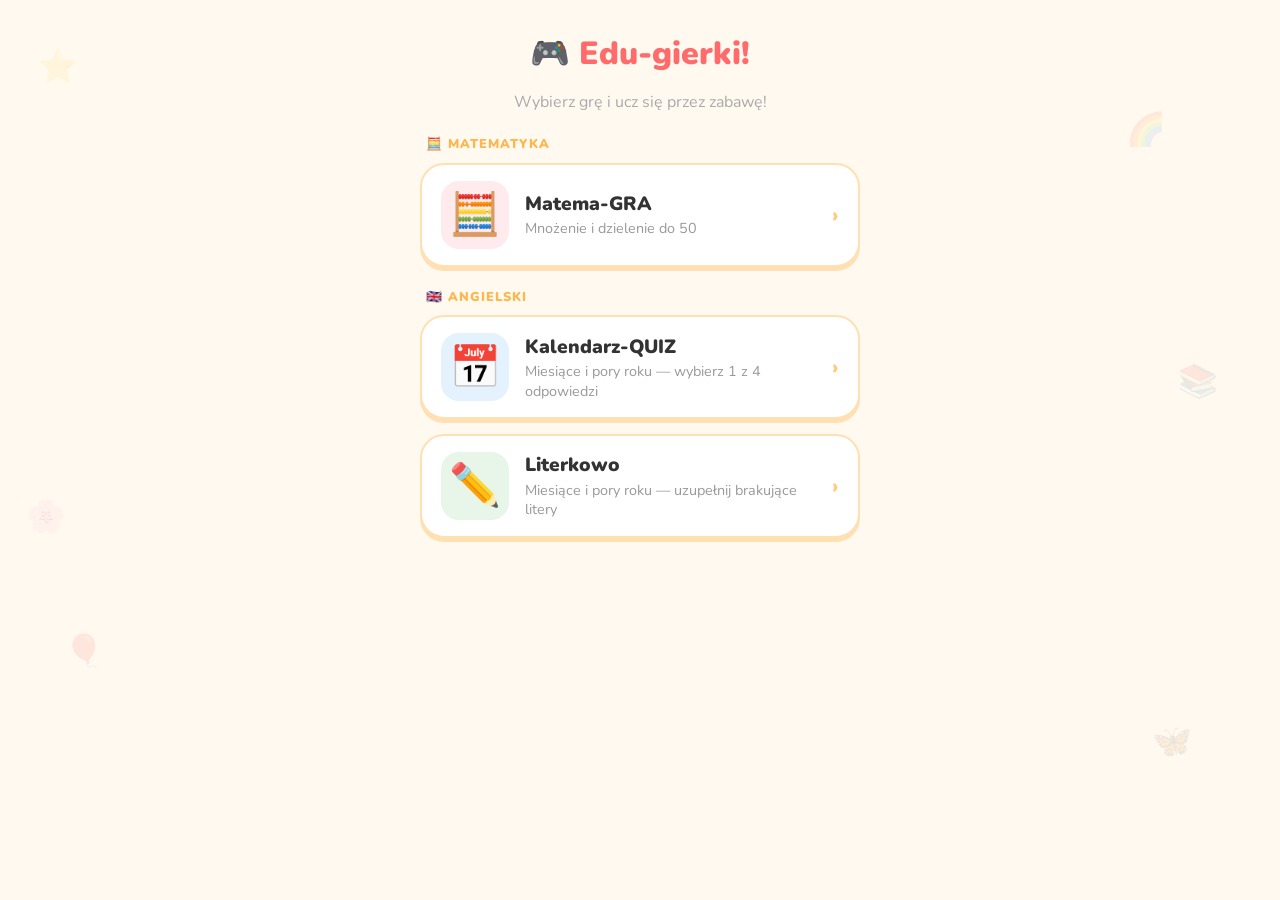
<file: index.html>
<!doctype html>
<html lang="pl">
<head>
<meta charset="utf-8">
<meta name="viewport" content="width=device-width, initial-scale=1">
<title>Edu-gierki</title>
<link rel="stylesheet" href="wspolne.css">
<style>
.games { display: flex; flex-direction: column; gap: 0.9rem; width: 100%; }
.game {
  display: flex; align-items: center; gap: 1rem; width: 100%;
  background: #fff; border-radius: 24px; padding: 1rem 1.2rem;
  border: 2px solid #ffe0b2; box-shadow: 0 4px 0 #ffe0b2;
  text-decoration: none; color: #444; transition: transform 0.1s, border-color 0.1s;
}
.game:hover { border-color: #ff9800; transform: translateY(-2px); }
.game:active { transform: scale(0.98); }
.game-icon {
  font-size: clamp(2rem, 8vw, 2.6rem); line-height: 1; flex: none;
  width: clamp(56px, 16vw, 68px); height: clamp(56px, 16vw, 68px);
  display: flex; align-items: center; justify-content: center;
  border-radius: 18px;
}
.game-name { font-size: clamp(1.05rem, 4vw, 1.2rem); font-weight: 900; color: #333; }
.game-desc { font-size: clamp(0.8rem, 3vw, 0.9rem); color: #999; line-height: 1.35; margin-top: 0.15rem; }
.game-arrow { margin-left: auto; font-size: 1.3rem; font-weight: 900; color: #ffcc80; flex: none; }
.section-label { width: 100%; font-size: 0.8rem; font-weight: 900; color: #ffb74d; text-transform: uppercase; letter-spacing: 1px; margin: 0.4rem 0 -0.3rem 0.4rem; }
</style>
</head>
<body>
<div class="decos">
  <span class="deco" style="top:5%;left:3%;animation-delay:0s">⭐</span>
  <span class="deco" style="top:12%;left:88%;animation-delay:1s">🌈</span>
  <span class="deco" style="top:70%;left:5%;animation-delay:2s">🎈</span>
  <span class="deco" style="top:80%;left:90%;animation-delay:0.5s">🦋</span>
  <span class="deco" style="top:40%;left:92%;animation-delay:1.5s">📚</span>
  <span class="deco" style="top:55%;left:2%;animation-delay:2.5s">🌸</span>
</div>

<div id="app">
  <div class="screen active">
    <div class="title">🎮 Edu-gierki!</div>
    <div class="subtitle">Wybierz grę i ucz się przez zabawę!</div>
    <div class="games" id="games"></div>
  </div>
</div>

<script>
// Aby dodać nową grę, dopisz ją tutaj.
const GAMES = [
  { section: '🧮 Matematyka' },
  { href: 'matematyka.html', icon: '🧮', bg: '#ffebee', name: 'Matema-GRA',
    desc: 'Mnożenie i dzielenie do 50' },
  { section: '🇬🇧 Angielski' },
  { href: 'miesiace-quiz.html', icon: '📅', bg: '#e3f2fd', name: 'Kalendarz-QUIZ',
    desc: 'Miesiące i pory roku — wybierz 1 z 4 odpowiedzi' },
  { href: 'miesiace-litery.html', icon: '✏️', bg: '#e8f5e9', name: 'Literkowo',
    desc: 'Miesiące i pory roku — uzupełnij brakujące litery' },
];

const list = document.getElementById('games');
GAMES.forEach(g => {
  if (g.section) {
    const s = document.createElement('div');
    s.className = 'section-label';
    s.textContent = g.section;
    list.appendChild(s);
    return;
  }
  const a = document.createElement('a');
  a.className = 'game';
  a.href = g.href;
  a.innerHTML = `<div class="game-icon"></div><div><div class="game-name"></div><div class="game-desc"></div></div><div class="game-arrow">›</div>`;
  a.querySelector('.game-icon').textContent = g.icon;
  a.querySelector('.game-icon').style.background = g.bg;
  a.querySelector('.game-name').textContent = g.name;
  a.querySelector('.game-desc').textContent = g.desc;
  list.appendChild(a);
});
</script>
</body>
</html>
</file>
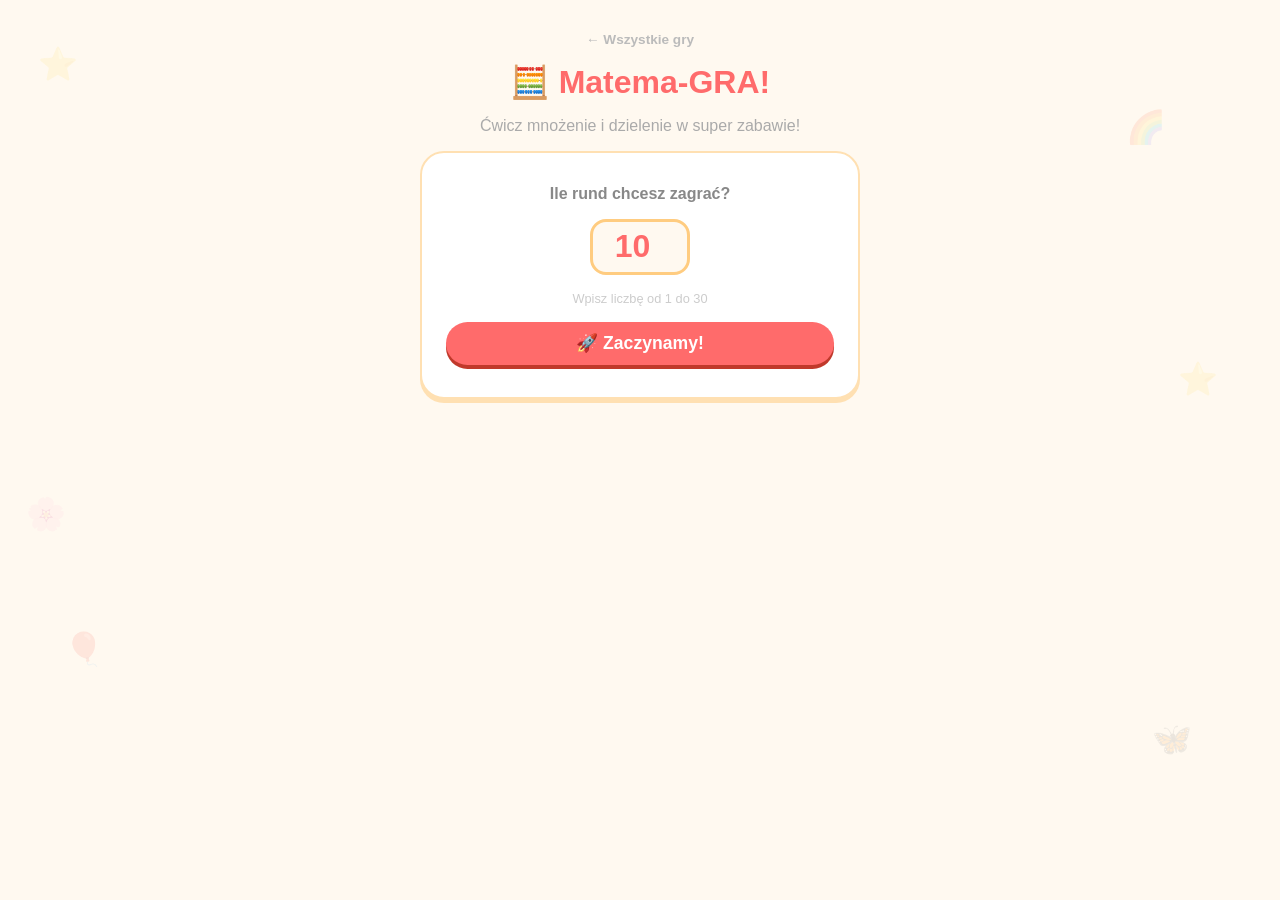
<file: matematyka.html>
<!doctype html>
<html lang="pl">
<head>
<meta charset="utf-8">
<meta name="viewport" content="width=device-width, initial-scale=1">
<title>Matema-GRA</title>

<style>
* { box-sizing: border-box; margin: 0; padding: 0; }
body { font-family: 'Nunito', sans-serif; background: #fff9f0; }
@import url('https://fonts.googleapis.com/css2?family=Nunito:wght@400;700;900&display=swap');

#app {
  padding: clamp(1rem, 4vw, 2rem) clamp(0.75rem, 4vw, 1.5rem);
  display: flex;
  flex-direction: column;
  align-items: center;
  gap: 1.2rem;
  min-height: 100vh;
  background: #fff9f0;
}

.screen { display: none; flex-direction: column; align-items: center; gap: 1rem; width: 100%; max-width: 440px; }
.screen.active { display: flex; }

.title { font-size: clamp(1.6rem, 6vw, 2rem); font-weight: 900; color: #ff6b6b; text-align: center; }
.subtitle { font-size: clamp(0.85rem, 3vw, 1rem); color: #aaa; text-align: center; }

.card {
  background: #fff;
  border-radius: 24px;
  padding: clamp(1.2rem, 5vw, 2rem) clamp(1rem, 4vw, 1.5rem);
  width: 100%;
  box-shadow: 0 4px 0 #ffe0b2;
  border: 2px solid #ffe0b2;
  display: flex;
  flex-direction: column;
  align-items: center;
  gap: 1rem;
}

.rounds-input {
  font-family: 'Nunito', sans-serif;
  font-size: clamp(1.6rem, 6vw, 2rem);
  font-weight: 900;
  color: #ff6b6b;
  width: clamp(80px, 25vw, 100px);
  text-align: center;
  border: 3px solid #ffcc80;
  border-radius: 16px;
  padding: 0.4rem 0.5rem;
  outline: none;
  background: #fff9f0;
}
.rounds-input:focus { border-color: #ff9800; }

.btn {
  font-family: 'Nunito', sans-serif;
  font-size: clamp(0.95rem, 3.5vw, 1.1rem);
  font-weight: 700;
  padding: 0.7rem clamp(1.2rem, 5vw, 2rem);
  border-radius: 50px;
  border: none;
  cursor: pointer;
  transition: transform 0.1s;
  width: 100%;
}
.btn:active { transform: scale(0.97); }
.btn-primary { background: #ff6b6b; color: #fff; box-shadow: 0 4px 0 #c0392b; }
.btn-primary:hover { background: #ff5252; }
.btn-success { background: #4caf50; color: #fff; box-shadow: 0 4px 0 #2e7d32; }
.btn-restart { background: #7c4dff; color: #fff; box-shadow: 0 4px 0 #4527a0; }
.btn-reset { background: #fff; color: #ff9800; box-shadow: 0 3px 0 #ffcc80; border: 2px solid #ffcc80; font-size: clamp(0.8rem, 3vw, 0.9rem); padding: 0.5rem 1.2rem; width: auto; }
.btn-reset:hover { background: #fff9f0; }

.progress-wrap { width: 100%; background: #ffe0b2; border-radius: 50px; height: 12px; overflow: hidden; }
.progress-fill { height: 100%; background: #ff6b6b; border-radius: 50px; transition: width 0.4s ease; }

.top-bar {
  width: 100%;
  max-width: 440px;
  display: flex;
  align-items: center;
  justify-content: space-between;
  gap: 0.5rem;
}

.round-label { font-size: clamp(0.8rem, 3vw, 0.9rem); font-weight: 700; color: #bbb; }
.score-live { font-size: clamp(0.8rem, 3vw, 0.9rem); font-weight: 700; color: #ff6b6b; }

.emoji-big { font-size: clamp(2.5rem, 10vw, 3.5rem); line-height: 1; }
.equation { font-size: clamp(2rem, 8vw, 2.8rem); font-weight: 900; color: #333; letter-spacing: -1px; text-align: center; }

.answer-input {
  font-family: 'Nunito', sans-serif;
  font-size: clamp(1.6rem, 6vw, 2rem);
  font-weight: 900;
  color: #333;
  width: clamp(110px, 35vw, 140px);
  text-align: center;
  border: 3px solid #ffe0b2;
  border-radius: 16px;
  padding: 0.4rem 0.5rem;
  outline: none;
  background: #fff9f0;
}
.answer-input:focus { border-color: #ff9800; }

.feedback {
  font-size: clamp(0.95rem, 3.5vw, 1.1rem);
  font-weight: 700;
  border-radius: 16px;
  padding: 0.6rem 1rem;
  text-align: center;
  width: 100%;
  line-height: 1.4;
}
.feedback.correct { background: #e8f5e9; color: #2e7d32; border: 2px solid #a5d6a7; }
.feedback.wrong { background: #fff3e0; color: #e65100; border: 2px solid #ffcc80; }

.score-display { font-size: clamp(2.5rem, 10vw, 3.5rem); font-weight: 900; color: #ff6b6b; }
.score-bar-wrap { width: 100%; background: #ffe0b2; border-radius: 50px; height: 16px; overflow: hidden; }
.score-bar-fill { height: 100%; border-radius: 50px; transition: width 0.8s ease; }
.stars { font-size: clamp(1.5rem, 6vw, 2rem); letter-spacing: 4px; }
.result-msg { font-size: clamp(0.9rem, 3vw, 0.95rem); color: #888; text-align: center; line-height: 1.5; }

.decos { position: fixed; top: 0; left: 0; right: 0; bottom: 0; pointer-events: none; overflow: hidden; z-index: 0; }
.deco { position: absolute; font-size: clamp(1.2rem, 4vw, 2rem); opacity: 0.1; animation: float 6s ease-in-out infinite; }
@keyframes float { 0%,100%{transform:translateY(0) rotate(0deg)} 50%{transform:translateY(-10px) rotate(8deg)} }
#app > * { position: relative; z-index: 1; }

.confetti-wrap { position: fixed; top: 0; left: 0; right: 0; bottom: 0; pointer-events: none; overflow: hidden; z-index: 999; }
.cp { position: absolute; width: 10px; height: 10px; border-radius: 2px; animation: fall 2s ease-in forwards; }
@keyframes fall { 0%{transform:translateY(-20px) rotate(0deg);opacity:1} 100%{transform:translateY(100vh) rotate(720deg);opacity:0} }
.back-link { font-size: 0.85rem; color: #bbb; text-decoration: none; font-weight: 700; }
.back-link:hover { color: #ff6b6b; }
</style>
</head>
<body>

<div class="decos">
  <span class="deco" style="top:5%;left:3%;animation-delay:0s">⭐</span>
  <span class="deco" style="top:12%;left:88%;animation-delay:1s">🌈</span>
  <span class="deco" style="top:70%;left:5%;animation-delay:2s">🎈</span>
  <span class="deco" style="top:80%;left:90%;animation-delay:0.5s">🦋</span>
  <span class="deco" style="top:40%;left:92%;animation-delay:1.5s">⭐</span>
  <span class="deco" style="top:55%;left:2%;animation-delay:2.5s">🌸</span>
</div>

<div id="app">
  <div id="screen-start" class="screen active">
    <a class="back-link" href="index.html">← Wszystkie gry</a>
    <div class="title">🧮 Matema-GRA!</div>
    <div class="subtitle">Ćwicz mnożenie i dzielenie w super zabawie!</div>
    <div class="card">
      <div style="font-size:clamp(0.9rem,3vw,1rem);font-weight:700;color:#888;">Ile rund chcesz zagrać?</div>
      <input id="rounds-input" class="rounds-input" type="number" min="1" max="30" value="10">
      <div style="font-size:0.8rem;color:#ccc;">Wpisz liczbę od 1 do 30</div>
      <button class="btn btn-primary" onclick="startGame()">🚀 Zaczynamy!</button>
    </div>
  </div>

  <div id="screen-game" class="screen">
    <div class="top-bar">
      <div class="round-label" id="round-label">Runda 1 z 10</div>
      <div class="score-live">Wynik: <span id="score-live">0</span></div>
      <button class="btn btn-reset" onclick="confirmReset()">🔄 Reset</button>
    </div>
    <div class="progress-wrap" style="width:100%;max-width:440px;">
      <div class="progress-fill" id="progress-bar" style="width:0%"></div>
    </div>
    <div class="card">
      <div class="emoji-big" id="game-emoji">🤔</div>
      <div class="equation" id="equation">? × ? = ?</div>
      <input id="answer-input" class="answer-input" type="number" placeholder="?" onkeydown="handleKey(event)">
      <button class="btn btn-primary" id="action-btn" onclick="handleAction()">✔ Sprawdź!</button>
      <div class="feedback" id="feedback" style="display:none;"></div>
    </div>
  </div>

  <div id="screen-result" class="screen">
    <div class="title">🎉 Koniec gry!</div>
    <div class="card">
      <div class="stars" id="stars-display"></div>
      <div class="emoji-big" id="result-emoji"></div>
      <div style="font-size:0.9rem;color:#aaa;font-weight:700;">Twój wynik</div>
      <div class="score-display" id="final-score"></div>
      <div style="font-size:0.85rem;color:#bbb;" id="score-pct-label"></div>
      <div class="score-bar-wrap">
        <div class="score-bar-fill" id="score-bar" style="width:0%"></div>
      </div>
      <div class="result-msg" id="result-msg"></div>
      <button class="btn btn-restart" onclick="restartGame()">🔄 Zagraj jeszcze raz!</button>
    </div>
  </div>
</div>

<div class="confetti-wrap" id="confetti"></div>

<script>
let totalRounds=10, currentRound=0, score=0, currentAnswer=0, waitingNext=false;

function showScreen(id){
  document.querySelectorAll('.screen').forEach(s=>s.classList.remove('active'));
  document.getElementById(id).classList.add('active');
}

function startGame(){
  const val=parseInt(document.getElementById('rounds-input').value);
  totalRounds=isNaN(val)||val<1?1:Math.min(val,30);
  currentRound=0; score=0;
  document.getElementById('score-live').textContent='0';
  showScreen('screen-game');
  nextRound();
}

function confirmReset(){
  if(confirm('Na pewno chcesz zacząć od nowa? Stracisz postęp w tej grze.')){
    restartGame();
  }
}

function generateQuestion(){
  if(Math.random()<0.5){
    let a,b;
    do{ a=Math.floor(Math.random()*9)+2; b=Math.floor(Math.random()*9)+2; }while(a*b>50);
    currentAnswer=a*b;
    return `${a} × ${b}`;
  } else {
    let dividend,divisor;
    do{
      divisor=Math.floor(Math.random()*8)+2;
      const m=Math.floor(Math.random()*Math.floor(50/divisor))+1;
      dividend=divisor*m;
    }while(dividend>50||dividend/divisor<1);
    currentAnswer=dividend/divisor;
    return `${dividend} ÷ ${divisor}`;
  }
}

function nextRound(){
  currentRound++; waitingNext=false;
  const pct=((currentRound-1)/totalRounds)*100;
  document.getElementById('progress-bar').style.width=pct+'%';
  document.getElementById('round-label').textContent=`Runda ${currentRound} z ${totalRounds}`;
  document.getElementById('equation').textContent=generateQuestion()+' = ?';
  document.getElementById('answer-input').value='';
  document.getElementById('answer-input').disabled=false;
  document.getElementById('feedback').style.display='none';
  document.getElementById('game-emoji').textContent=['🤔','🧐','💭','🎯','🌟'][Math.floor(Math.random()*5)];
  document.getElementById('action-btn').textContent='✔ Sprawdź!';
  document.getElementById('answer-input').focus();
}

function handleKey(e){ if(e.key==='Enter') handleAction(); }

function handleAction(){
  if(waitingNext){
    if(currentRound>=totalRounds) showResult();
    else nextRound();
    return;
  }
  const input=document.getElementById('answer-input');
  const val=parseInt(input.value);
  if(isNaN(val)){ input.focus(); return; }
  input.disabled=true;
  const fb=document.getElementById('feedback');
  fb.style.display='block';
  if(val===currentAnswer){
    score++;
    document.getElementById('score-live').textContent=score;
    fb.className='feedback correct';
    fb.textContent='✅ Brawo! Świetna odpowiedź! 🌟';
    document.getElementById('game-emoji').textContent=['🥳','🎉','⭐','🏆','🎊'][Math.floor(Math.random()*5)];
  } else {
    fb.className='feedback wrong';
    fb.textContent=`❌ Nie tym razem... Poprawna odpowiedź to: ${currentAnswer}`;
    document.getElementById('game-emoji').textContent='😅';
  }
  waitingNext=true;
  document.getElementById('action-btn').textContent=currentRound>=totalRounds?'🏁 Wyniki!':'➡ Następne!';
}

function showResult(){
  showScreen('screen-result');
  const pct=Math.round((score/totalRounds)*100);
  document.getElementById('final-score').textContent=`${score} / ${totalRounds}`;
  document.getElementById('score-pct-label').textContent=`${pct}% poprawnych odpowiedzi`;
  setTimeout(()=>{
    const bar=document.getElementById('score-bar');
    bar.style.width=pct+'%';
    bar.style.background=pct>=80?'#4caf50':pct>=50?'#ff9800':'#ff6b6b';
  },100);
  let emoji,msg,stars;
  if(pct===100){emoji='🏆';msg='Niesamowite! Masz 100%! Jesteś mistrzem matematyki!';stars='⭐⭐⭐';}
  else if(pct>=80){emoji='🥳';msg='Wspaniale! Prawie idealnie, tak trzymaj!';stars='⭐⭐⭐';}
  else if(pct>=60){emoji='😊';msg='Bardzo dobrze! Ćwicz dalej, a będziesz jeszcze lepszy!';stars='⭐⭐';}
  else if(pct>=40){emoji='🙂';msg='Niezły wynik! Trochę więcej ćwiczeń i będzie świetnie!';stars='⭐';}
  else{emoji='💪';msg='Nie poddawaj się! Matematyka wymaga ćwiczeń — spróbuj jeszcze raz!';stars='⭐';}
  document.getElementById('result-emoji').textContent=emoji;
  document.getElementById('result-msg').textContent=msg;
  document.getElementById('stars-display').textContent=stars;
  if(pct>=60) spawnConfetti();
}

function spawnConfetti(){
  const colors=['#ff6b6b','#ffca28','#4caf50','#2196f3','#e040fb','#ff9800'];
  const c=document.getElementById('confetti');
  c.innerHTML='';
  for(let i=0;i<60;i++){
    const el=document.createElement('div');
    el.className='cp';
    el.style.left=Math.random()*100+'vw';
    el.style.top='-20px';
    el.style.background=colors[Math.floor(Math.random()*colors.length)];
    el.style.animationDelay=Math.random()*1.5+'s';
    el.style.animationDuration=(1.5+Math.random())+'s';
    el.style.borderRadius=Math.random()>0.5?'50%':'2px';
    c.appendChild(el);
  }
  setTimeout(()=>{ c.innerHTML=''; },3500);
}

function restartGame(){
  document.getElementById('confetti').innerHTML='';
  showScreen('screen-start');
}
</script>

</body>
</html>
</file>
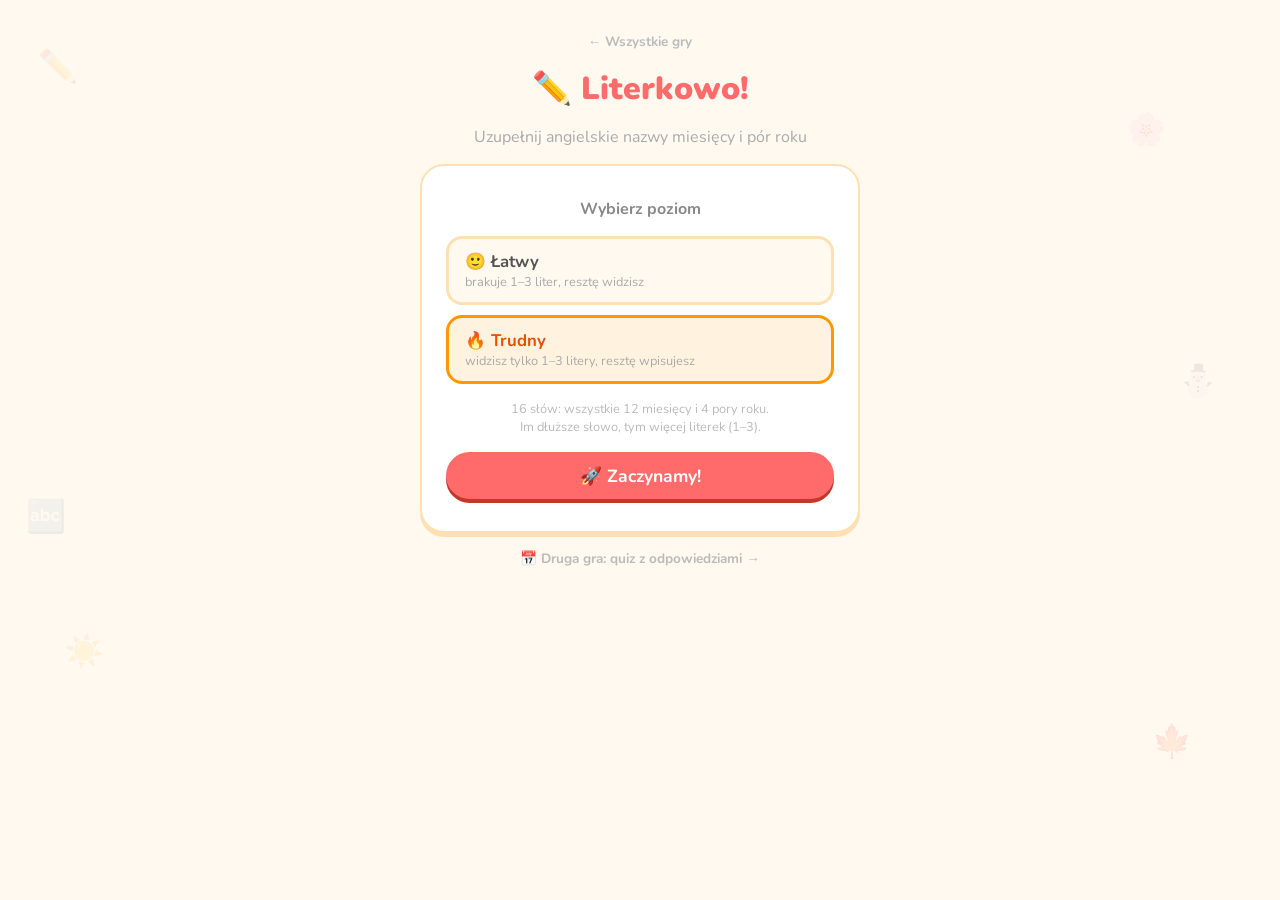
<file: miesiace-litery.html>
<!doctype html>
<html lang="pl">
<head>
<meta charset="utf-8">
<meta name="viewport" content="width=device-width, initial-scale=1">
<title>Miesiące i pory roku – literki</title>
<link rel="stylesheet" href="wspolne.css">
</head>
<body>
<div class="decos">
  <span class="deco" style="top:5%;left:3%;animation-delay:0s">✏️</span>
  <span class="deco" style="top:12%;left:88%;animation-delay:1s">🌸</span>
  <span class="deco" style="top:70%;left:5%;animation-delay:2s">☀️</span>
  <span class="deco" style="top:80%;left:90%;animation-delay:0.5s">🍁</span>
  <span class="deco" style="top:40%;left:92%;animation-delay:1.5s">⛄</span>
  <span class="deco" style="top:55%;left:2%;animation-delay:2.5s">🔤</span>
</div>

<div id="app">
  <div id="screen-start" class="screen active">
    <a class="back-link" href="index.html">← Wszystkie gry</a>
    <div class="title">✏️ Literkowo!</div>
    <div class="subtitle">Uzupełnij angielskie nazwy miesięcy i pór roku</div>
    <div class="card">
      <div style="font-size:clamp(0.9rem,3vw,1rem);font-weight:700;color:#888;">Wybierz poziom</div>
      <div class="mode-list">
        <button class="mode-btn" data-mode="hide">🙂 Łatwy<small>brakuje 1–3 liter, resztę widzisz</small></button>
        <button class="mode-btn selected" data-mode="show">🔥 Trudny<small>widzisz tylko 1–3 litery, resztę wpisujesz</small></button>
      </div>
      <div style="font-size:0.8rem;color:#bbb;text-align:center;">16 słów: wszystkie 12 miesięcy i 4 pory roku.<br>Im dłuższe słowo, tym więcej literek (1–3).</div>
      <button class="btn btn-primary" onclick="startGame()">🚀 Zaczynamy!</button>
    </div>
    <a class="back-link" href="miesiace-quiz.html">📅 Druga gra: quiz z odpowiedziami →</a>
  </div>

  <div id="screen-game" class="screen">
    <div class="top-bar">
      <div class="round-label" id="round-label">Słowo 1 z 16</div>
      <div class="score-live">Wynik: <span id="score-live">0</span></div>
      <button class="btn btn-reset" onclick="confirmReset()">🔄 Reset</button>
    </div>
    <div class="progress-wrap">
      <div class="progress-fill" id="progress-bar" style="width:0%"></div>
    </div>
    <div class="card">
      <span class="tag" id="q-tag">miesiąc</span>
      <div class="emoji-big" id="q-emoji">🤔</div>
      <div class="hint">Po polsku: <span id="q-pl" style="color:#ff6b6b;"></span></div>
      <div class="letters" id="letters"></div>
      <button class="btn btn-primary" id="action-btn" onclick="handleAction()">✔ Sprawdź!</button>
      <div class="feedback" id="feedback" style="display:none;"></div>
    </div>
  </div>

  <div id="screen-result" class="screen">
    <div class="title">🎉 Koniec gry!</div>
    <div class="card">
      <div class="stars" id="stars-display"></div>
      <div class="emoji-big" id="result-emoji"></div>
      <div style="font-size:0.9rem;color:#aaa;font-weight:700;">Twój wynik</div>
      <div class="score-display" id="final-score"></div>
      <div style="font-size:0.85rem;color:#bbb;" id="score-pct-label"></div>
      <div class="score-bar-wrap"><div class="score-bar-fill" id="score-bar" style="width:0%"></div></div>
      <div class="result-msg" id="result-msg"></div>
      <button class="btn btn-restart" onclick="restartGame()">🔄 Zagraj jeszcze raz!</button>
    </div>
    <a class="back-link" href="index.html">← Wszystkie gry</a>
    <a class="back-link" href="miesiace-quiz.html">📅 Spróbuj quizu z odpowiedziami →</a>
  </div>
</div>

<div class="confetti-wrap" id="confetti"></div>

<script src="kalendarz.js"></script>
<script>
let mode = 'show', queue = [], idx = 0, score = 0, waitingNext = false;
initModeButtons(m => { mode = m; });

// 1 litera dla słów do 4 znaków, 2 dla 5–7, 3 dla 8 i więcej.
function letterCount(word) {
  return word.length <= 4 ? 1 : word.length <= 7 ? 2 : 3;
}

function startGame() {
  queue = shuffle(ALL_WORDS);
  idx = -1; score = 0;
  document.getElementById('score-live').textContent = '0';
  showScreen('screen-game');
  nextRound();
}

function blanks() { return [...document.querySelectorAll('.letter:not(.given)')]; }

function nextRound() {
  idx++;
  if (idx >= queue.length) {
    showResult(score, queue.length, 'Niesamowite! 100%! Bezbłędnie piszesz po angielsku!');
    return;
  }
  waitingNext = false;
  setProgress(idx, queue.length);
  const word = queue[idx];
  const en = word.en.toLowerCase();
  const n = letterCount(en);
  const picked = new Set(shuffle([...Array(en.length).keys()]).slice(0, n));
  // Tryb "show": wybrane pozycje są widoczne. Tryb "hide": wybrane pozycje są do wpisania.
  const isGiven = i => (mode === 'show') === picked.has(i);

  document.getElementById('q-tag').textContent = word.kind === 'month' ? 'miesiąc' : 'pora roku';
  document.getElementById('q-emoji').textContent = word.emoji;
  document.getElementById('q-pl').textContent = word.pl;

  const box = document.getElementById('letters');
  box.innerHTML = '';
  [...en].forEach((ch, i) => {
    const inp = document.createElement('input');
    inp.className = 'letter';
    inp.dataset.answer = ch;
    if (isGiven(i)) {
      inp.classList.add('given');
      inp.value = ch;
      inp.readOnly = true;
      inp.tabIndex = -1;
    } else {
      inp.maxLength = 2;
      inp.autocomplete = 'off';
      inp.spellcheck = false;
      inp.setAttribute('autocapitalize', 'off');
      inp.setAttribute('autocorrect', 'off');
      inp.addEventListener('input', onLetterInput);
      inp.addEventListener('keydown', onLetterKey);
      inp.addEventListener('focus', () => inp.select());
    }
    box.appendChild(inp);
  });

  document.getElementById('feedback').style.display = 'none';
  document.getElementById('action-btn').textContent = '✔ Sprawdź!';
  blanks()[0].focus();
}

function onLetterInput(e) {
  const inp = e.target;
  const letters = inp.value.replace(/[^a-zA-Z]/g, '');
  inp.value = letters.slice(-1).toLowerCase();
  inp.classList.remove('bad');
  if (inp.value) {
    const list = blanks();
    const next = list[list.indexOf(inp) + 1];
    if (next) next.focus();
  }
}

function onLetterKey(e) {
  const list = blanks();
  const pos = list.indexOf(e.target);
  if (e.key === 'Enter') { e.preventDefault(); handleAction(); }
  else if (e.key === 'Backspace' && !e.target.value && pos > 0) {
    e.preventDefault();
    list[pos - 1].value = '';
    list[pos - 1].focus();
  }
  else if (e.key === 'ArrowLeft' && pos > 0) { e.preventDefault(); list[pos - 1].focus(); }
  else if (e.key === 'ArrowRight' && pos < list.length - 1) { e.preventDefault(); list[pos + 1].focus(); }
}

function handleAction() {
  if (waitingNext) { nextRound(); return; }
  const list = blanks();
  const empty = list.find(i => !i.value);
  if (empty) { empty.focus(); return; }

  let ok = true;
  list.forEach(i => {
    const good = i.value.toLowerCase() === i.dataset.answer;
    i.classList.add(good ? 'good' : 'bad');
    i.readOnly = true;
    if (!good) ok = false;
  });
  const word = queue[idx];
  const fb = document.getElementById('feedback');
  fb.style.display = 'block';
  if (ok) {
    score++;
    document.getElementById('score-live').textContent = score;
    fb.className = 'feedback correct';
    fb.textContent = `✅ Brawo! ${word.en} = ${word.pl} 🌟`;
  } else {
    fb.className = 'feedback wrong';
    fb.textContent = `❌ Nie tym razem... Poprawnie: ${word.en}`;
  }
  waitingNext = true;
  const btn = document.getElementById('action-btn');
  btn.textContent = idx + 1 >= queue.length ? '🏁 Wyniki!' : '➡ Następne!';
  btn.focus();
}
</script>
</body>
</html>
</file>
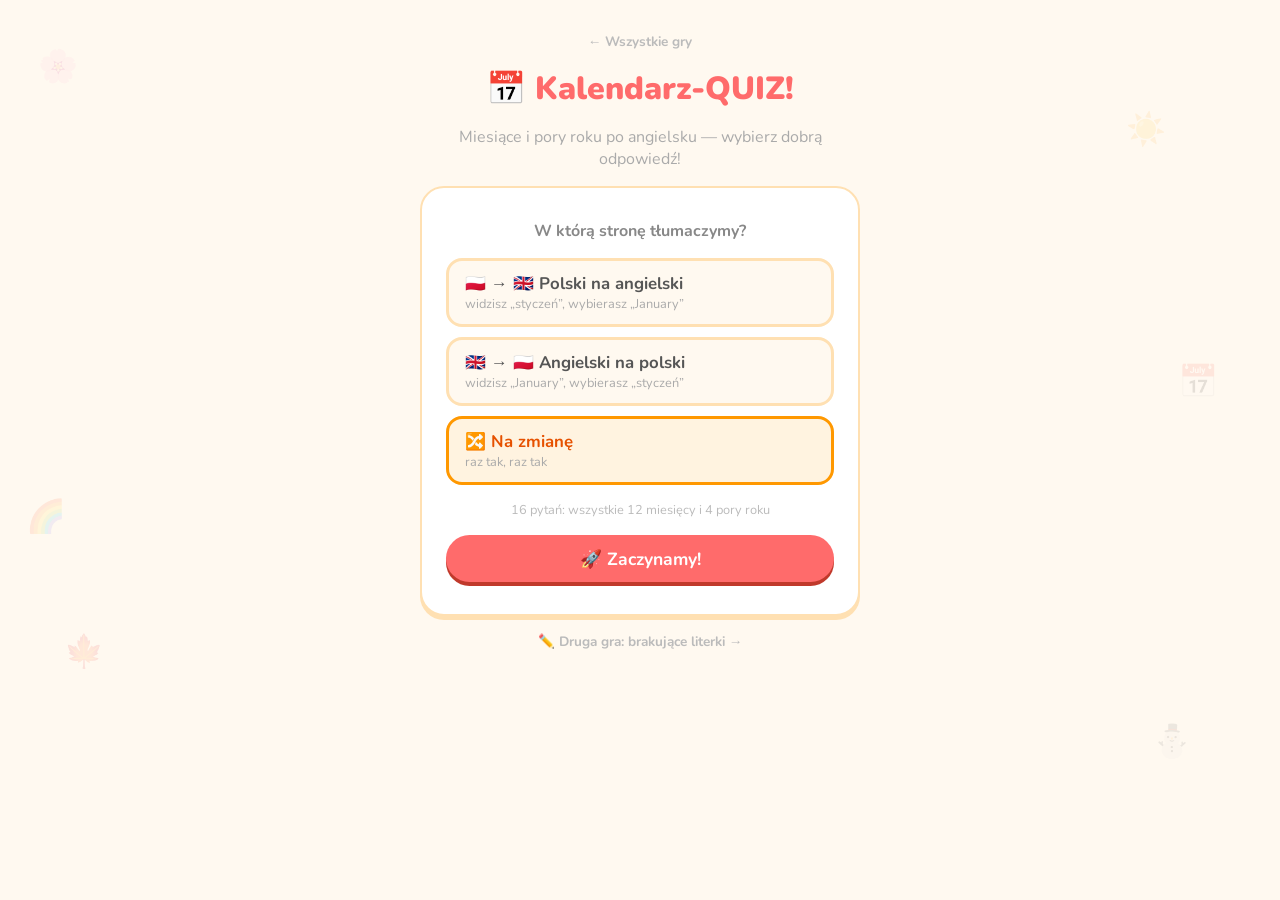
<file: miesiace-quiz.html>
<!doctype html>
<html lang="pl">
<head>
<meta charset="utf-8">
<meta name="viewport" content="width=device-width, initial-scale=1">
<title>Miesiące i pory roku – quiz</title>
<link rel="stylesheet" href="wspolne.css">
</head>
<body>
<div class="decos">
  <span class="deco" style="top:5%;left:3%;animation-delay:0s">🌸</span>
  <span class="deco" style="top:12%;left:88%;animation-delay:1s">☀️</span>
  <span class="deco" style="top:70%;left:5%;animation-delay:2s">🍁</span>
  <span class="deco" style="top:80%;left:90%;animation-delay:0.5s">⛄</span>
  <span class="deco" style="top:40%;left:92%;animation-delay:1.5s">📅</span>
  <span class="deco" style="top:55%;left:2%;animation-delay:2.5s">🌈</span>
</div>

<div id="app">
  <div id="screen-start" class="screen active">
    <a class="back-link" href="index.html">← Wszystkie gry</a>
    <div class="title">📅 Kalendarz-QUIZ!</div>
    <div class="subtitle">Miesiące i pory roku po angielsku — wybierz dobrą odpowiedź!</div>
    <div class="card">
      <div style="font-size:clamp(0.9rem,3vw,1rem);font-weight:700;color:#888;">W którą stronę tłumaczymy?</div>
      <div class="mode-list">
        <button class="mode-btn" data-mode="pl-en">🇵🇱 → 🇬🇧 Polski na angielski<small>widzisz „styczeń”, wybierasz „January”</small></button>
        <button class="mode-btn" data-mode="en-pl">🇬🇧 → 🇵🇱 Angielski na polski<small>widzisz „January”, wybierasz „styczeń”</small></button>
        <button class="mode-btn selected" data-mode="mix">🔀 Na zmianę<small>raz tak, raz tak</small></button>
      </div>
      <div style="font-size:0.8rem;color:#bbb;text-align:center;">16 pytań: wszystkie 12 miesięcy i 4 pory roku</div>
      <button class="btn btn-primary" onclick="startGame()">🚀 Zaczynamy!</button>
    </div>
    <a class="back-link" href="miesiace-litery.html">✏️ Druga gra: brakujące literki →</a>
  </div>

  <div id="screen-game" class="screen">
    <div class="top-bar">
      <div class="round-label" id="round-label">Słowo 1 z 16</div>
      <div class="score-live">Wynik: <span id="score-live">0</span></div>
      <button class="btn btn-reset" onclick="confirmReset()">🔄 Reset</button>
    </div>
    <div class="progress-wrap">
      <div class="progress-fill" id="progress-bar" style="width:0%"></div>
    </div>
    <div class="card">
      <span class="tag" id="q-tag">miesiąc</span>
      <div class="emoji-big" id="q-emoji">🤔</div>
      <div class="word-big" id="q-word"></div>
      <div class="hint" id="q-hint"></div>
      <div class="options" id="options"></div>
      <div class="feedback" id="feedback" style="display:none;"></div>
      <button class="btn btn-primary" id="next-btn" style="display:none;" onclick="nextRound()">➡ Następne!</button>
    </div>
  </div>

  <div id="screen-result" class="screen">
    <div class="title">🎉 Koniec gry!</div>
    <div class="card">
      <div class="stars" id="stars-display"></div>
      <div class="emoji-big" id="result-emoji"></div>
      <div style="font-size:0.9rem;color:#aaa;font-weight:700;">Twój wynik</div>
      <div class="score-display" id="final-score"></div>
      <div style="font-size:0.85rem;color:#bbb;" id="score-pct-label"></div>
      <div class="score-bar-wrap"><div class="score-bar-fill" id="score-bar" style="width:0%"></div></div>
      <div class="result-msg" id="result-msg"></div>
      <button class="btn btn-restart" onclick="restartGame()">🔄 Zagraj jeszcze raz!</button>
    </div>
    <a class="back-link" href="index.html">← Wszystkie gry</a>
    <a class="back-link" href="miesiace-litery.html">✏️ Spróbuj gry w brakujące literki →</a>
  </div>
</div>

<div class="confetti-wrap" id="confetti"></div>

<script src="kalendarz.js"></script>
<script>
let mode = 'mix', queue = [], idx = 0, score = 0, answered = false;
initModeButtons(m => { mode = m; });

function startGame() {
  queue = shuffle(ALL_WORDS);
  idx = -1; score = 0;
  document.getElementById('score-live').textContent = '0';
  showScreen('screen-game');
  nextRound();
}

function nextRound() {
  idx++;
  if (idx >= queue.length) {
    showResult(score, queue.length, 'Niesamowite! 100%! Znasz wszystkie miesiące i pory roku!');
    return;
  }
  answered = false;
  setProgress(idx, queue.length);
  const word = queue[idx];
  const dir = mode === 'mix' ? pick(['pl-en', 'en-pl']) : mode;
  const from = dir === 'pl-en' ? 'pl' : 'en';
  const to = dir === 'pl-en' ? 'en' : 'pl';

  // Błędne odpowiedzi z tej samej kategorii (miesiące z miesięcy, pory roku z pór roku).
  const pool = word.kind === 'month' ? MONTHS : SEASONS;
  const wrong = shuffle(pool.filter(w => w !== word)).slice(0, 3);
  const choices = shuffle([word, ...wrong]);

  document.getElementById('q-tag').textContent = word.kind === 'month' ? 'miesiąc' : 'pora roku';
  document.getElementById('q-emoji').textContent = word.emoji;
  document.getElementById('q-word').textContent = word[from];
  document.getElementById('q-hint').textContent = to === 'en' ? 'Jak to jest po angielsku?' : 'Co to znaczy po polsku?';

  const box = document.getElementById('options');
  box.innerHTML = '';
  choices.forEach(c => {
    const b = document.createElement('button');
    b.className = 'opt';
    b.textContent = c[to];
    b.onclick = () => answer(b, c === word, word[to]);
    box.appendChild(b);
  });
  document.getElementById('feedback').style.display = 'none';
  document.getElementById('next-btn').style.display = 'none';
}

function answer(btn, ok, correctText) {
  if (answered) return;
  answered = true;
  document.querySelectorAll('.opt').forEach(b => {
    b.disabled = true;
    if (b.textContent === correctText) b.classList.add('good');
  });
  const fb = document.getElementById('feedback');
  fb.style.display = 'block';
  if (ok) {
    score++;
    document.getElementById('score-live').textContent = score;
    fb.className = 'feedback correct';
    fb.textContent = '✅ Brawo! ' + pick(['Świetnie! 🌟', 'Super! 🎉', 'Tak trzymaj! 🏆']);
  } else {
    btn.classList.add('bad');
    fb.className = 'feedback wrong';
    fb.textContent = `❌ Nie tym razem... Poprawnie: ${correctText}`;
  }
  const next = document.getElementById('next-btn');
  next.textContent = idx + 1 >= queue.length ? '🏁 Wyniki!' : '➡ Następne!';
  next.style.display = 'block';
  next.focus();
}
</script>
</body>
</html>
</file>
<file: wspolne.css>
@import url('https://fonts.googleapis.com/css2?family=Nunito:wght@400;700;900&display=swap');
* { box-sizing: border-box; margin: 0; padding: 0; }
body { font-family: 'Nunito', sans-serif; background: #fff9f0; }

#app {
  padding: clamp(1rem, 4vw, 2rem) clamp(0.75rem, 4vw, 1.5rem);
  display: flex;
  flex-direction: column;
  align-items: center;
  gap: 1.2rem;
  min-height: 100vh;
  background: #fff9f0;
}

.screen { display: none; flex-direction: column; align-items: center; gap: 1rem; width: 100%; max-width: 440px; }
.screen.active { display: flex; }

.title { font-size: clamp(1.6rem, 6vw, 2rem); font-weight: 900; color: #ff6b6b; text-align: center; }
.subtitle { font-size: clamp(0.85rem, 3vw, 1rem); color: #aaa; text-align: center; }

.card {
  background: #fff;
  border-radius: 24px;
  padding: clamp(1.2rem, 5vw, 2rem) clamp(1rem, 4vw, 1.5rem);
  width: 100%;
  box-shadow: 0 4px 0 #ffe0b2;
  border: 2px solid #ffe0b2;
  display: flex;
  flex-direction: column;
  align-items: center;
  gap: 1rem;
}

.rounds-input {
  font-family: 'Nunito', sans-serif;
  font-size: clamp(1.6rem, 6vw, 2rem);
  font-weight: 900;
  color: #ff6b6b;
  width: clamp(80px, 25vw, 100px);
  text-align: center;
  border: 3px solid #ffcc80;
  border-radius: 16px;
  padding: 0.4rem 0.5rem;
  outline: none;
  background: #fff9f0;
}
.rounds-input:focus { border-color: #ff9800; }

.btn {
  font-family: 'Nunito', sans-serif;
  font-size: clamp(0.95rem, 3.5vw, 1.1rem);
  font-weight: 700;
  padding: 0.7rem clamp(1.2rem, 5vw, 2rem);
  border-radius: 50px;
  border: none;
  cursor: pointer;
  transition: transform 0.1s;
  width: 100%;
}
.btn:active { transform: scale(0.97); }
.btn-primary { background: #ff6b6b; color: #fff; box-shadow: 0 4px 0 #c0392b; }
.btn-primary:hover { background: #ff5252; }
.btn-success { background: #4caf50; color: #fff; box-shadow: 0 4px 0 #2e7d32; }
.btn-restart { background: #7c4dff; color: #fff; box-shadow: 0 4px 0 #4527a0; }
.btn-reset { background: #fff; color: #ff9800; box-shadow: 0 3px 0 #ffcc80; border: 2px solid #ffcc80; font-size: clamp(0.8rem, 3vw, 0.9rem); padding: 0.5rem 1.2rem; width: auto; }
.btn-reset:hover { background: #fff9f0; }

.progress-wrap { width: 100%; background: #ffe0b2; border-radius: 50px; height: 12px; overflow: hidden; }
.progress-fill { height: 100%; background: #ff6b6b; border-radius: 50px; transition: width 0.4s ease; }

.top-bar {
  width: 100%;
  max-width: 440px;
  display: flex;
  align-items: center;
  justify-content: space-between;
  gap: 0.5rem;
}

.round-label { font-size: clamp(0.8rem, 3vw, 0.9rem); font-weight: 700; color: #bbb; }
.score-live { font-size: clamp(0.8rem, 3vw, 0.9rem); font-weight: 700; color: #ff6b6b; }

.emoji-big { font-size: clamp(2.5rem, 10vw, 3.5rem); line-height: 1; }
.equation { font-size: clamp(2rem, 8vw, 2.8rem); font-weight: 900; color: #333; letter-spacing: -1px; text-align: center; }

.answer-input {
  font-family: 'Nunito', sans-serif;
  font-size: clamp(1.6rem, 6vw, 2rem);
  font-weight: 900;
  color: #333;
  width: clamp(110px, 35vw, 140px);
  text-align: center;
  border: 3px solid #ffe0b2;
  border-radius: 16px;
  padding: 0.4rem 0.5rem;
  outline: none;
  background: #fff9f0;
}
.answer-input:focus { border-color: #ff9800; }

.feedback {
  font-size: clamp(0.95rem, 3.5vw, 1.1rem);
  font-weight: 700;
  border-radius: 16px;
  padding: 0.6rem 1rem;
  text-align: center;
  width: 100%;
  line-height: 1.4;
}
.feedback.correct { background: #e8f5e9; color: #2e7d32; border: 2px solid #a5d6a7; }
.feedback.wrong { background: #fff3e0; color: #e65100; border: 2px solid #ffcc80; }

.score-display { font-size: clamp(2.5rem, 10vw, 3.5rem); font-weight: 900; color: #ff6b6b; }
.score-bar-wrap { width: 100%; background: #ffe0b2; border-radius: 50px; height: 16px; overflow: hidden; }
.score-bar-fill { height: 100%; border-radius: 50px; transition: width 0.8s ease; }
.stars { font-size: clamp(1.5rem, 6vw, 2rem); letter-spacing: 4px; }
.result-msg { font-size: clamp(0.9rem, 3vw, 0.95rem); color: #888; text-align: center; line-height: 1.5; }

.decos { position: fixed; top: 0; left: 0; right: 0; bottom: 0; pointer-events: none; overflow: hidden; z-index: 0; }
.deco { position: absolute; font-size: clamp(1.2rem, 4vw, 2rem); opacity: 0.1; animation: float 6s ease-in-out infinite; }
@keyframes float { 0%,100%{transform:translateY(0) rotate(0deg)} 50%{transform:translateY(-10px) rotate(8deg)} }
#app > * { position: relative; z-index: 1; }

.confetti-wrap { position: fixed; top: 0; left: 0; right: 0; bottom: 0; pointer-events: none; overflow: hidden; z-index: 999; }
.cp { position: absolute; width: 10px; height: 10px; border-radius: 2px; animation: fall 2s ease-in forwards; }
@keyframes fall { 0%{transform:translateY(-20px) rotate(0deg);opacity:1} 100%{transform:translateY(100vh) rotate(720deg);opacity:0} }

/* --- dodatki dla gier kalendarzowych --- */
.btn:disabled { cursor: default; }
.mode-list { display: flex; flex-direction: column; gap: 0.6rem; width: 100%; }
.mode-btn {
  font-family: 'Nunito', sans-serif; font-size: clamp(0.95rem, 3.5vw, 1.05rem); font-weight: 700;
  padding: 0.7rem 1rem; border-radius: 16px; border: 3px solid #ffe0b2; background: #fff9f0;
  color: #555; cursor: pointer; text-align: left; width: 100%;
}
.mode-btn small { display: block; font-weight: 400; color: #aaa; font-size: 0.8rem; }
.mode-btn.selected { border-color: #ff9800; background: #fff3e0; color: #e65100; }
.word-big { font-size: clamp(1.8rem, 7vw, 2.4rem); font-weight: 900; color: #333; text-align: center; }
.hint { font-size: clamp(0.85rem, 3vw, 0.95rem); color: #aaa; font-weight: 700; text-align: center; }
.tag { font-size: 0.75rem; font-weight: 700; color: #fff; background: #ffb74d; border-radius: 50px; padding: 0.15rem 0.7rem; }
.options { display: grid; grid-template-columns: 1fr 1fr; gap: 0.6rem; width: 100%; }
.opt {
  font-family: 'Nunito', sans-serif; font-size: clamp(0.95rem, 3.8vw, 1.1rem); font-weight: 700;
  padding: 0.85rem 0.4rem; border-radius: 16px; border: 3px solid #ffe0b2; background: #fff9f0;
  color: #444; cursor: pointer; transition: transform 0.1s; overflow-wrap: anywhere;
}
.opt:hover:not(:disabled) { border-color: #ff9800; }
.opt:active:not(:disabled) { transform: scale(0.97); }
.opt:disabled { cursor: default; }
.opt.good { background: #e8f5e9; border-color: #66bb6a; color: #2e7d32; }
.opt.bad { background: #ffebee; border-color: #ef9a9a; color: #c62828; }
.letters { display: flex; gap: clamp(3px, 1.2vw, 6px); justify-content: center; flex-wrap: nowrap; width: 100%; }
.letter {
  font-family: 'Nunito', sans-serif; font-weight: 900; font-size: clamp(1.1rem, 5.5vw, 1.7rem);
  flex: 1 1 0; min-width: 0; max-width: 42px; height: clamp(38px, 11vw, 52px); text-align: center;
  border-radius: 10px; border: 3px solid #ffe0b2; background: #fff9f0; color: #333;
  padding: 0; outline: none; text-transform: uppercase; caret-color: transparent;
}
.letter.given { border-color: transparent; background: #ffe0b2; color: #8d6e63; }
.letter:focus { border-color: #ff9800; background: #fff; }
.letter.good { border-color: #66bb6a; background: #e8f5e9; color: #2e7d32; }
.letter.bad { border-color: #ef9a9a; background: #ffebee; color: #c62828; }
.back-link { font-size: 0.85rem; color: #bbb; text-decoration: none; font-weight: 700; }
.back-link:hover { color: #ff6b6b; }
</file>
